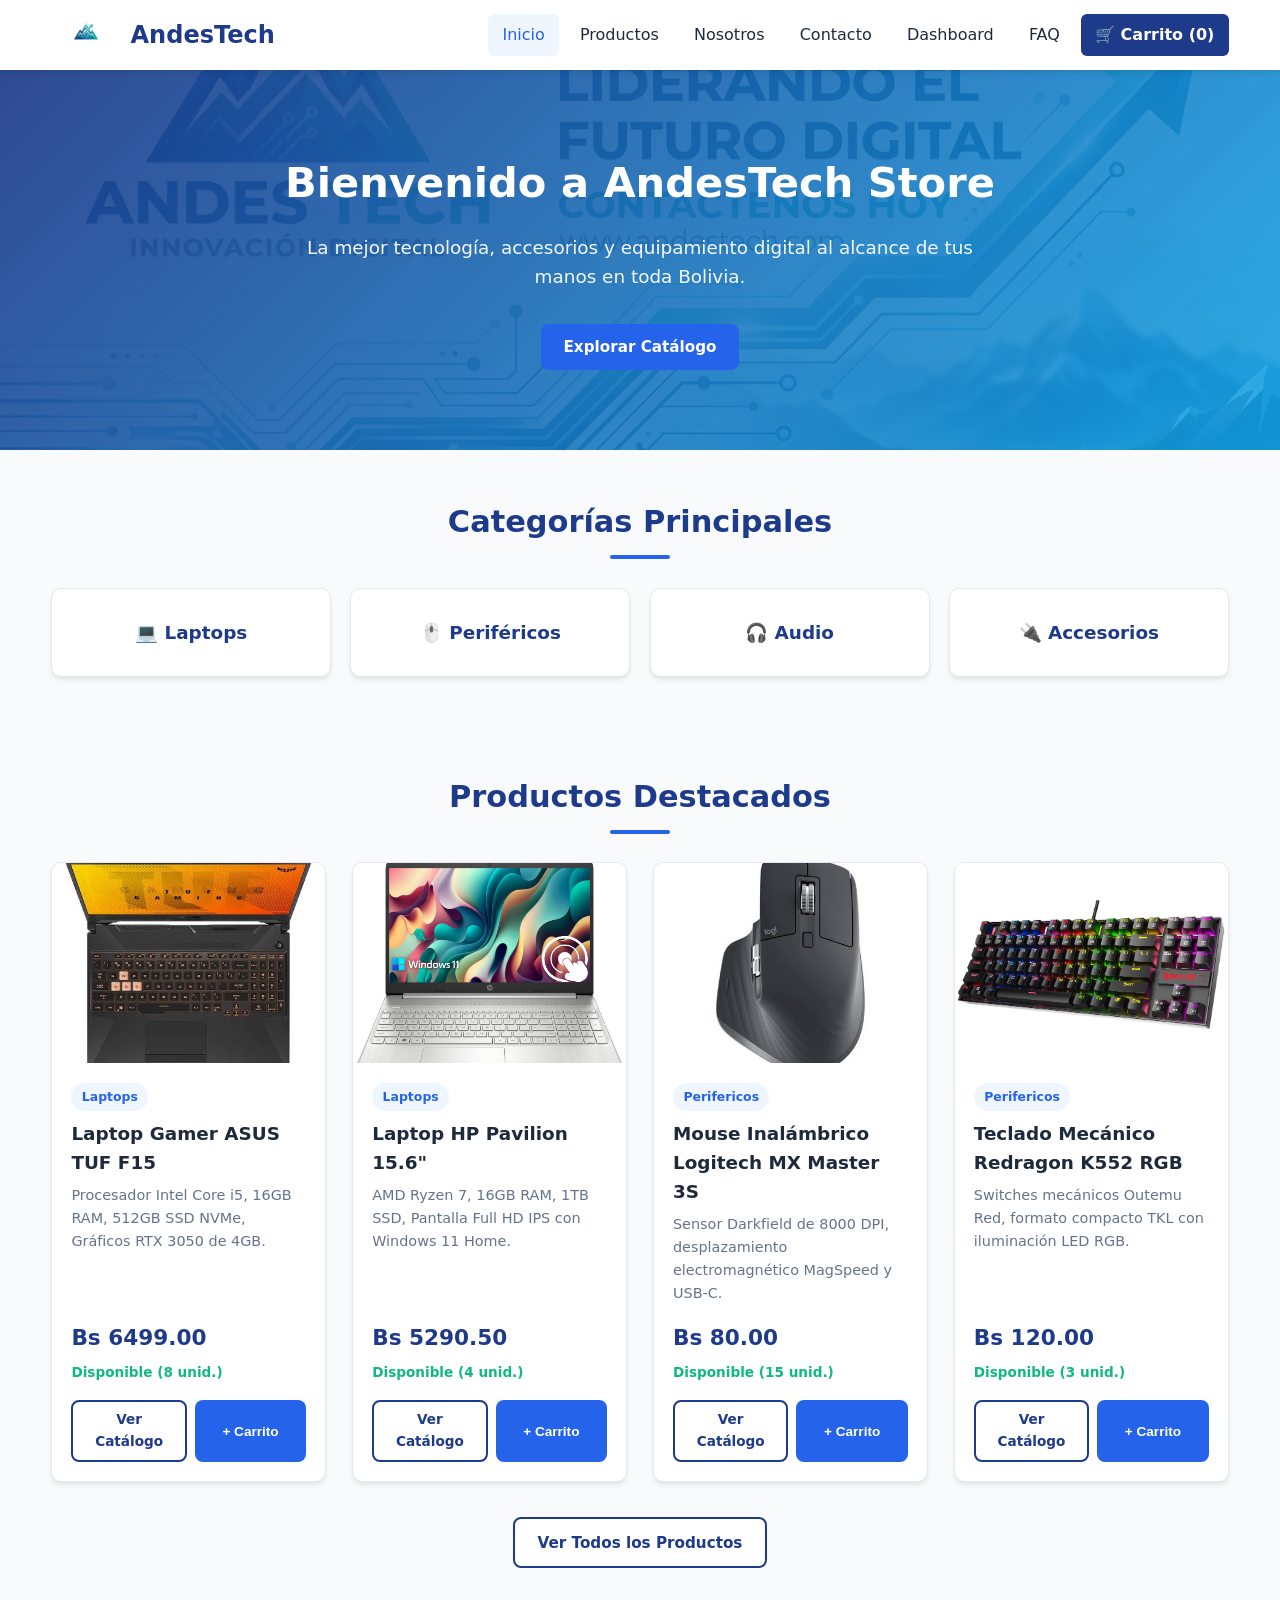
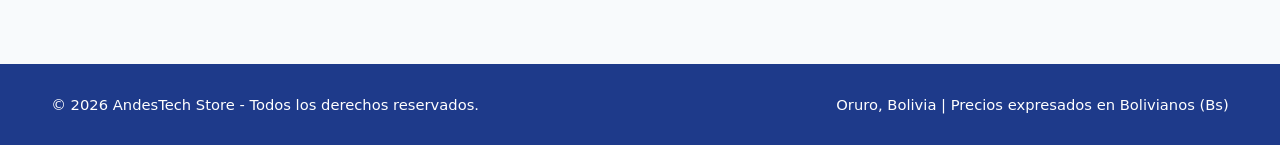
<file: index.html>
<!DOCTYPE html>
<html lang="es">
<head>
    <meta charset="UTF-8">
    <meta name="viewport" content="width=device-width, initial-scale=1.0">
    <title>Inicio | AndesTech Store</title>
    <link rel="stylesheet" href="css/estilos.css">
</head>
<body>
    <header class="header">
        <div class="container nav-container">
            <a href="index.html" class="logo">
                <img src="img/logo.png" alt="Logo AndesTech" onerror="this.style.display='none'">
                <span>AndesTech</span>
            </a>
            <nav class="nav-menu">
                <a href="index.html" class="active">Inicio</a>
                <a href="productos.html">Productos</a>
                <a href="nosotros.html">Nosotros</a>
                <a href="contacto.html">Contacto</a>
                <a href="dashboard.html">Dashboard</a>
                <a href="faq.html">FAQ</a>
                <a href="carrito.html" class="btn-carrito">🛒 Carrito (<span id="contador-carrito">0</span>)</a>
            </nav>
        </div>
    </header>

    <main>
        <!-- Banner Principal -->
        <section class="hero-banner">
            <div class="container hero-content">
                <h1>Bienvenido a AndesTech Store</h1>
                <p>La mejor tecnología, accesorios y equipamiento digital al alcance de tus manos en toda Bolivia.</p>
                <a href="productos.html" class="btn btn-primary">Explorar Catálogo</a>
            </div>
        </section>

        <!-- Categorías de Productos -->
        <section class="container seccion">
            <h2 class="titulo-seccion">Categorías Principales</h2>
            <div class="grid-categorias" id="contenedor-categorias">
                <a href="productos.html?categoria=Laptops" class="card-categoria">💻 Laptops</a>
                <a href="productos.html?categoria=Perifericos" class="card-categoria">🖱️ Periféricos</a>
                <a href="productos.html?categoria=Audio" class="card-categoria">🎧 Audio</a>
                <a href="productos.html?categoria=Accesorios" class="card-categoria">🔌 Accesorios</a>
            </div>
        </section>

        <!-- Productos Destacados (Se llenan desde JS) -->
        <section class="container seccion">
            <h2 class="titulo-seccion">Productos Destacados</h2>
            <div class="grid-productos" id="productos-destacados">
                <!-- Tarjetas generadas dinámicamente por app.js -->
            </div>
            <div class="centro-btn">
                <a href="productos.html" class="btn btn-secondary">Ver Todos los Productos</a>
            </div>
        </section>
    </main>

    <footer class="footer">
        <div class="container footer-content">
            <p>&copy; 2026 AndesTech Store - Todos los derechos reservados.</p>
            <p>Oruro, Bolivia | Precios expresados en Bolivianos (Bs)</p>
        </div>
    </footer>

    <script src="js/app.js"></script>
</body>
</html>
</file>
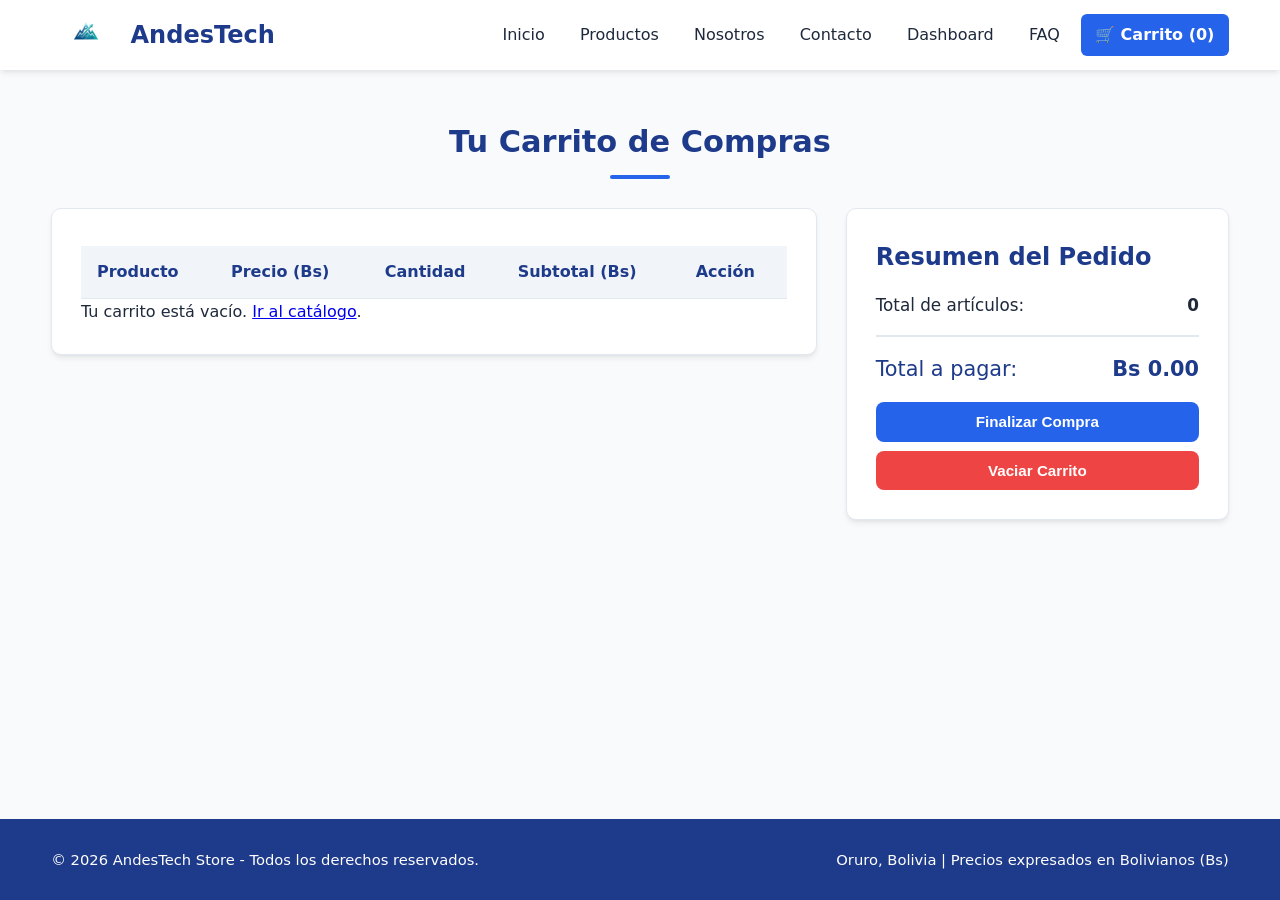
<file: carrito.html>
<!DOCTYPE html>
<html lang="es">
<head>
    <meta charset="UTF-8">
    <meta name="viewport" content="width=device-width, initial-scale=1.0">
    <title>Carrito de Compras | AndesTech Store</title>
    <link rel="stylesheet" href="css/estilos.css">
</head>
<body>
    <header class="header">
        <div class="container nav-container">
            <a href="index.html" class="logo">
                <img src="img/logo.png" alt="Logo AndesTech" onerror="this.style.display='none'">
                <span>AndesTech</span>
            </a>
            <nav class="nav-menu">
                <a href="index.html">Inicio</a>
                <a href="productos.html">Productos</a>
                <a href="nosotros.html">Nosotros</a>
                <a href="contacto.html">Contacto</a>
                <a href="dashboard.html">Dashboard</a>
                <a href="faq.html">FAQ</a>
                <a href="carrito.html" class="btn-carrito active">🛒 Carrito (<span id="contador-carrito">0</span>)</a>
            </nav>
        </div>
    </header>

    <main class="container seccion">
        <h1 class="titulo-seccion">Tu Carrito de Compras</h1>

        <div class="layout-carrito">
            <!-- Lista de Productos en el Carrito -->
            <section class="card-info">
                <div class="tabla-responsive">
                    <table class="tabla-dashboard">
                        <thead>
                            <tr>
                                <th>Producto</th>
                                <th>Precio (Bs)</th>
                                <th>Cantidad</th>
                                <th>Subtotal (Bs)</th>
                                <th>Acción</th>
                            </tr>
                        </thead>
                        <tbody id="lista-carrito">
                            <!-- Productos cargados desde localStorage por carrito.js -->
                        </tbody>
                    </table>
                </div>
                <p id="mensaje-carrito-vacio" class="oculto">Tu carrito está vacío. <a href="productos.html">Ir al catálogo</a>.</p>
            </section>

            <!-- Resumen de Compra -->
            <aside class="card-info resumen-carrito">
                <h2>Resumen del Pedido</h2>
                <div class="fila-resumen">
                    <span>Total de artículos:</span>
                    <strong id="resumen-cantidad">0</strong>
                </div>
                <div class="fila-resumen total-final">
                    <span>Total a pagar:</span>
                    <strong id="resumen-total">Bs 0.00</strong>
                </div>
                <button id="btn-finalizar-compra" class="btn btn-primary btn-block">Finalizar Compra</button>
                <button id="btn-vaciar-carrito" class="btn btn-danger btn-block">Vaciar Carrito</button>
            </aside>
        </div>
    </main>

    <footer class="footer">
        <div class="container footer-content">
            <p>&copy; 2026 AndesTech Store - Todos los derechos reservados.</p>
            <p>Oruro, Bolivia | Precios expresados en Bolivianos (Bs)</p>
        </div>
    </footer>

    <script src="js/app.js"></script>
    <script src="js/carrito.js"></script>
</body>
</html>
</file>
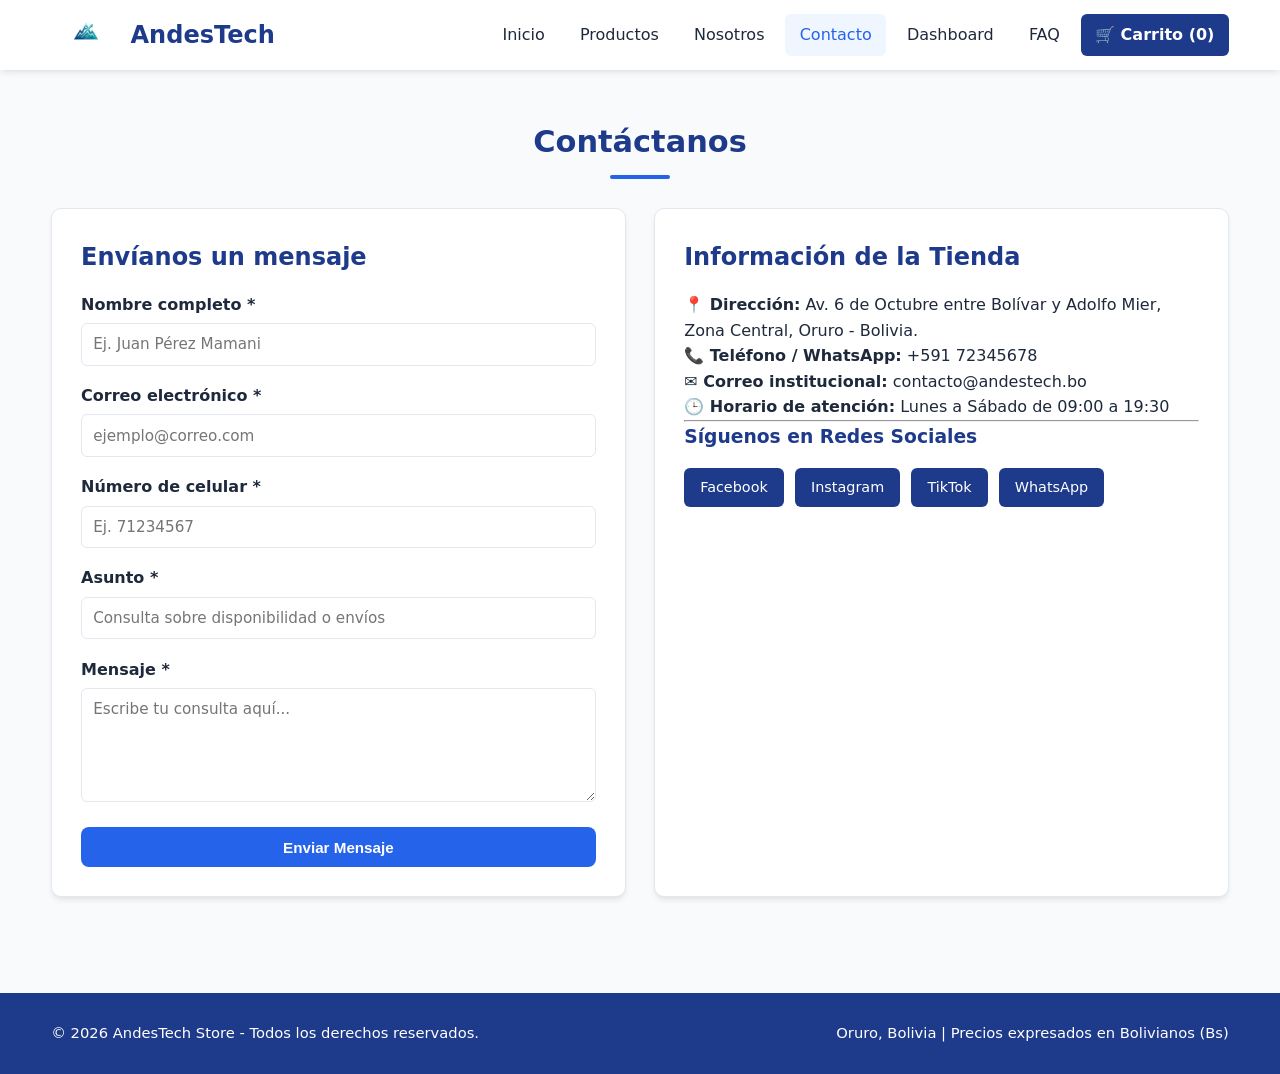
<file: contacto.html>
<!DOCTYPE html>
<html lang="es">
<head>
    <meta charset="UTF-8">
    <meta name="viewport" content="width=device-width, initial-scale=1.0">
    <title>Contacto | AndesTech Store</title>
    <link rel="stylesheet" href="css/estilos.css">
</head>
<body>
    <header class="header">
        <div class="container nav-container">
            <a href="index.html" class="logo">
                <img src="img/logo.png" alt="Logo AndesTech" onerror="this.style.display='none'">
                <span>AndesTech</span>
            </a>
            <nav class="nav-menu">
                <a href="index.html">Inicio</a>
                <a href="productos.html">Productos</a>
                <a href="nosotros.html">Nosotros</a>
                <a href="contacto.html" class="active">Contacto</a>
                <a href="dashboard.html">Dashboard</a>
                <a href="faq.html">FAQ</a>
                <a href="carrito.html" class="btn-carrito">🛒 Carrito (<span id="contador-carrito">0</span>)</a>
            </nav>
        </div>
    </header>

    <main class="container seccion">
        <h1 class="titulo-seccion">Contáctanos</h1>

        <div class="grid-dos-columnas">
            <!-- Formulario de Contacto -->
            <section class="card-info">
                <h2>Envíanos un mensaje</h2>
                <form id="form-contacto" novalidate>
                    <div class="form-grupo">
                        <label for="nombre">Nombre completo *</label>
                        <input type="text" id="nombre" name="nombre" placeholder="Ej. Juan Pérez Mamani" required>
                        <small class="error-msg" id="error-nombre"></small>
                    </div>

                    <div class="form-grupo">
                        <label for="correo">Correo electrónico *</label>
                        <input type="email" id="correo" name="correo" placeholder="ejemplo@correo.com" required>
                        <small class="error-msg" id="error-correo"></small>
                    </div>

                    <div class="form-grupo">
                        <label for="celular">Número de celular *</label>
                        <input type="tel" id="celular" name="celular" placeholder="Ej. 71234567" required>
                        <small class="error-msg" id="error-celular"></small>
                    </div>

                    <div class="form-grupo">
                        <label for="asunto">Asunto *</label>
                        <input type="text" id="asunto" name="asunto" placeholder="Consulta sobre disponibilidad o envíos" required>
                        <small class="error-msg" id="error-asunto"></small>
                    </div>

                    <div class="form-grupo">
                        <label for="mensaje">Mensaje *</label>
                        <textarea id="mensaje" name="mensaje" rows="5" placeholder="Escribe tu consulta aquí..." required></textarea>
                        <small class="error-msg" id="error-mensaje"></small>
                    </div>

                    <button type="submit" class="btn btn-primary btn-block">Enviar Mensaje</button>
                </form>

                <!-- Mensaje de Confirmación -->
                <div id="confirmacion-envio" class="alerta-exito oculto">
                    ✅ ¡Gracias por comunicarte con nosotros! Tu mensaje ha sido enviado correctamente. Te responderemos a la brevedad.
                </div>
            </section>

            <!-- Información de Contacto y Redes -->
            <section class="card-info">
                <h2>Información de la Tienda</h2>
                <p><strong>📍 Dirección:</strong> Av. 6 de Octubre entre Bolívar y Adolfo Mier, Zona Central, Oruro - Bolivia.</p>
                <p><strong>📞 Teléfono / WhatsApp:</strong> +591 72345678</p>
                <p><strong>✉️ Correo institucional:</strong> contacto@andestech.bo</p>
                <p><strong>🕒 Horario de atención:</strong> Lunes a Sábado de 09:00 a 19:30</p>

                <hr>
                <h3>Síguenos en Redes Sociales</h3>
                <div class="redes-sociales">
                    <a href="https://facebook.com" target="_blank" class="btn-red">Facebook</a>
                    <a href="https://instagram.com" target="_blank" class="btn-red">Instagram</a>
                    <a href="https://tiktok.com" target="_blank" class="btn-red">TikTok</a>
                    <a href="https://wa.me/59172345678" target="_blank" class="btn-red">WhatsApp</a>
                </div>
            </section>
        </div>
    </main>

    <footer class="footer">
        <div class="container footer-content">
            <p>&copy; 2026 AndesTech Store - Todos los derechos reservados.</p>
            <p>Oruro, Bolivia | Precios expresados en Bolivianos (Bs)</p>
        </div>
    </footer>

    <script src="js/app.js"></script>
    <script src="js/contacto.js"></script>
</body>
</html>
</file>
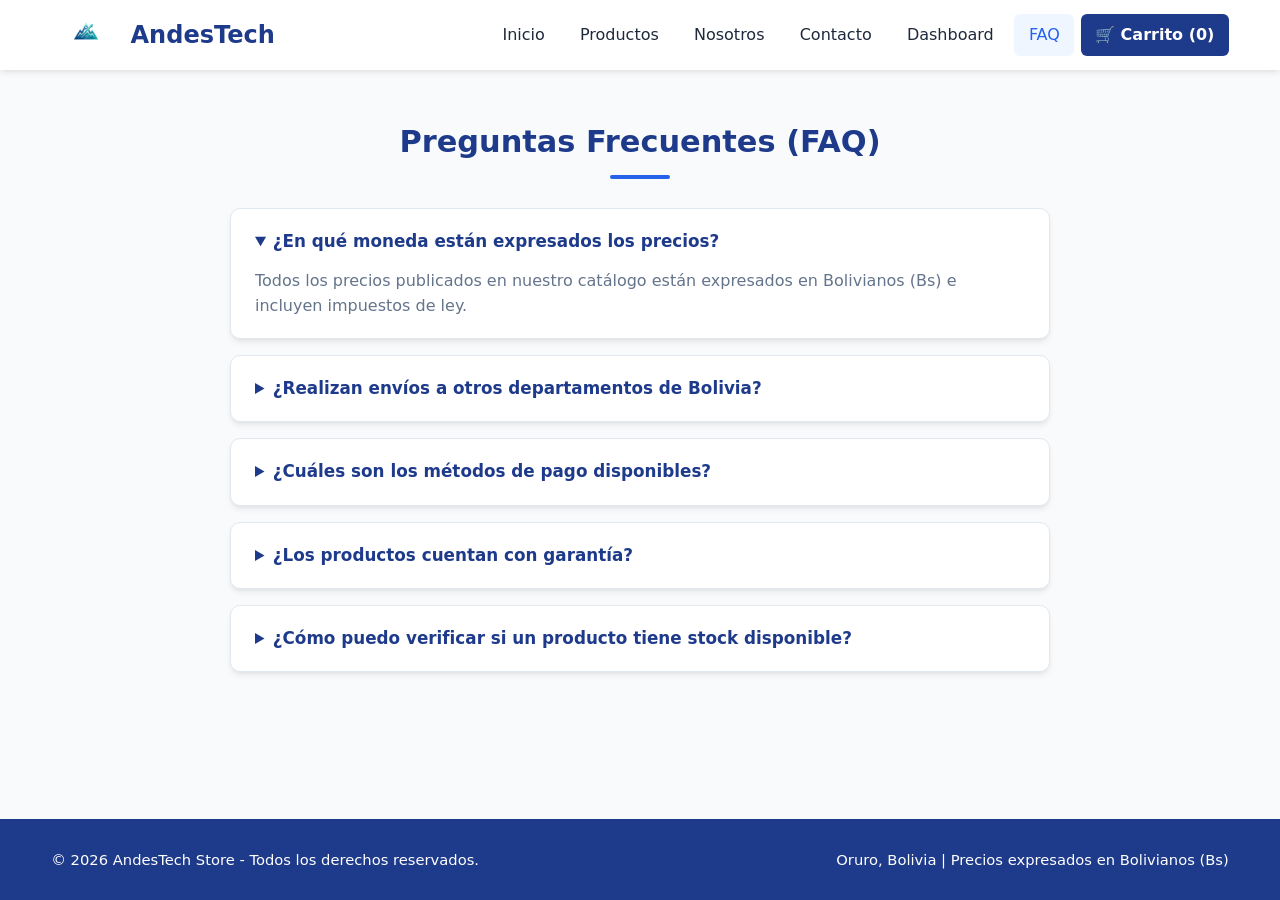
<file: faq.html>
<!DOCTYPE html>
<html lang="es">
<head>
    <meta charset="UTF-8">
    <meta name="viewport" content="width=device-width, initial-scale=1.0">
    <title>Preguntas Frecuentes | AndesTech Store</title>
    <link rel="stylesheet" href="css/estilos.css">
</head>
<body>
    <header class="header">
        <div class="container nav-container">
            <a href="index.html" class="logo">
                <img src="img/logo.png" alt="Logo AndesTech" onerror="this.style.display='none'">
                <span>AndesTech</span>
            </a>
            <nav class="nav-menu">
                <a href="index.html">Inicio</a>
                <a href="productos.html">Productos</a>
                <a href="nosotros.html">Nosotros</a>
                <a href="contacto.html">Contacto</a>
                <a href="dashboard.html">Dashboard</a>
                <a href="faq.html" class="active">FAQ</a>
                <a href="carrito.html" class="btn-carrito">🛒 Carrito (<span id="contador-carrito">0</span>)</a>
            </nav>
        </div>
    </header>

    <main class="container seccion">
        <h1 class="titulo-seccion">Preguntas Frecuentes (FAQ)</h1>

        <section class="contenedor-faq">
            <details class="item-faq" open>
                <summary>¿En qué moneda están expresados los precios?</summary>
                <p>Todos los precios publicados en nuestro catálogo están expresados en Bolivianos (Bs) e incluyen impuestos de ley.</p>
            </details>

            <details class="item-faq">
                <summary>¿Realizan envíos a otros departamentos de Bolivia?</summary>
                <p>Sí, realizamos envíos seguros a los 9 departamentos mediante courier autorizado y transporte terrestre con entrega en 24 a 48 horas hábiles.</p>
            </details>

            <details class="item-faq">
                <summary>¿Cuáles son los métodos de pago disponibles?</summary>
                <p>Aceptamos pagos mediante transferencia bancaria, código QR simple (Banco Unión, BNB, Mercantil Santa Cruz, Yape/Solí) y pago en efectivo en nuestra tienda física.</p>
            </details>

            <details class="item-faq">
                <summary>¿Los productos cuentan con garantía?</summary>
                <p>Todos nuestros equipos y accesorios cuentan con garantía real de 6 a 12 meses contra defectos de fábrica, respaldada con factura o nota de venta.</p>
            </details>

            <details class="item-faq">
                <summary>¿Cómo puedo verificar si un producto tiene stock disponible?</summary>
                <p>En la sección de <strong>Productos</strong> cada tarjeta indica la cantidad exacta de unidades disponibles en tiempo real, y puedes filtrar directamente por "Solo Disponibles".</p>
            </details>
        </section>
    </main>

    <footer class="footer">
        <div class="container footer-content">
            <p>&copy; 2026 AndesTech Store - Todos los derechos reservados.</p>
            <p>Oruro, Bolivia | Precios expresados en Bolivianos (Bs)</p>
        </div>
    </footer>

    <script src="js/app.js"></script>
</body>
</html>
</file>
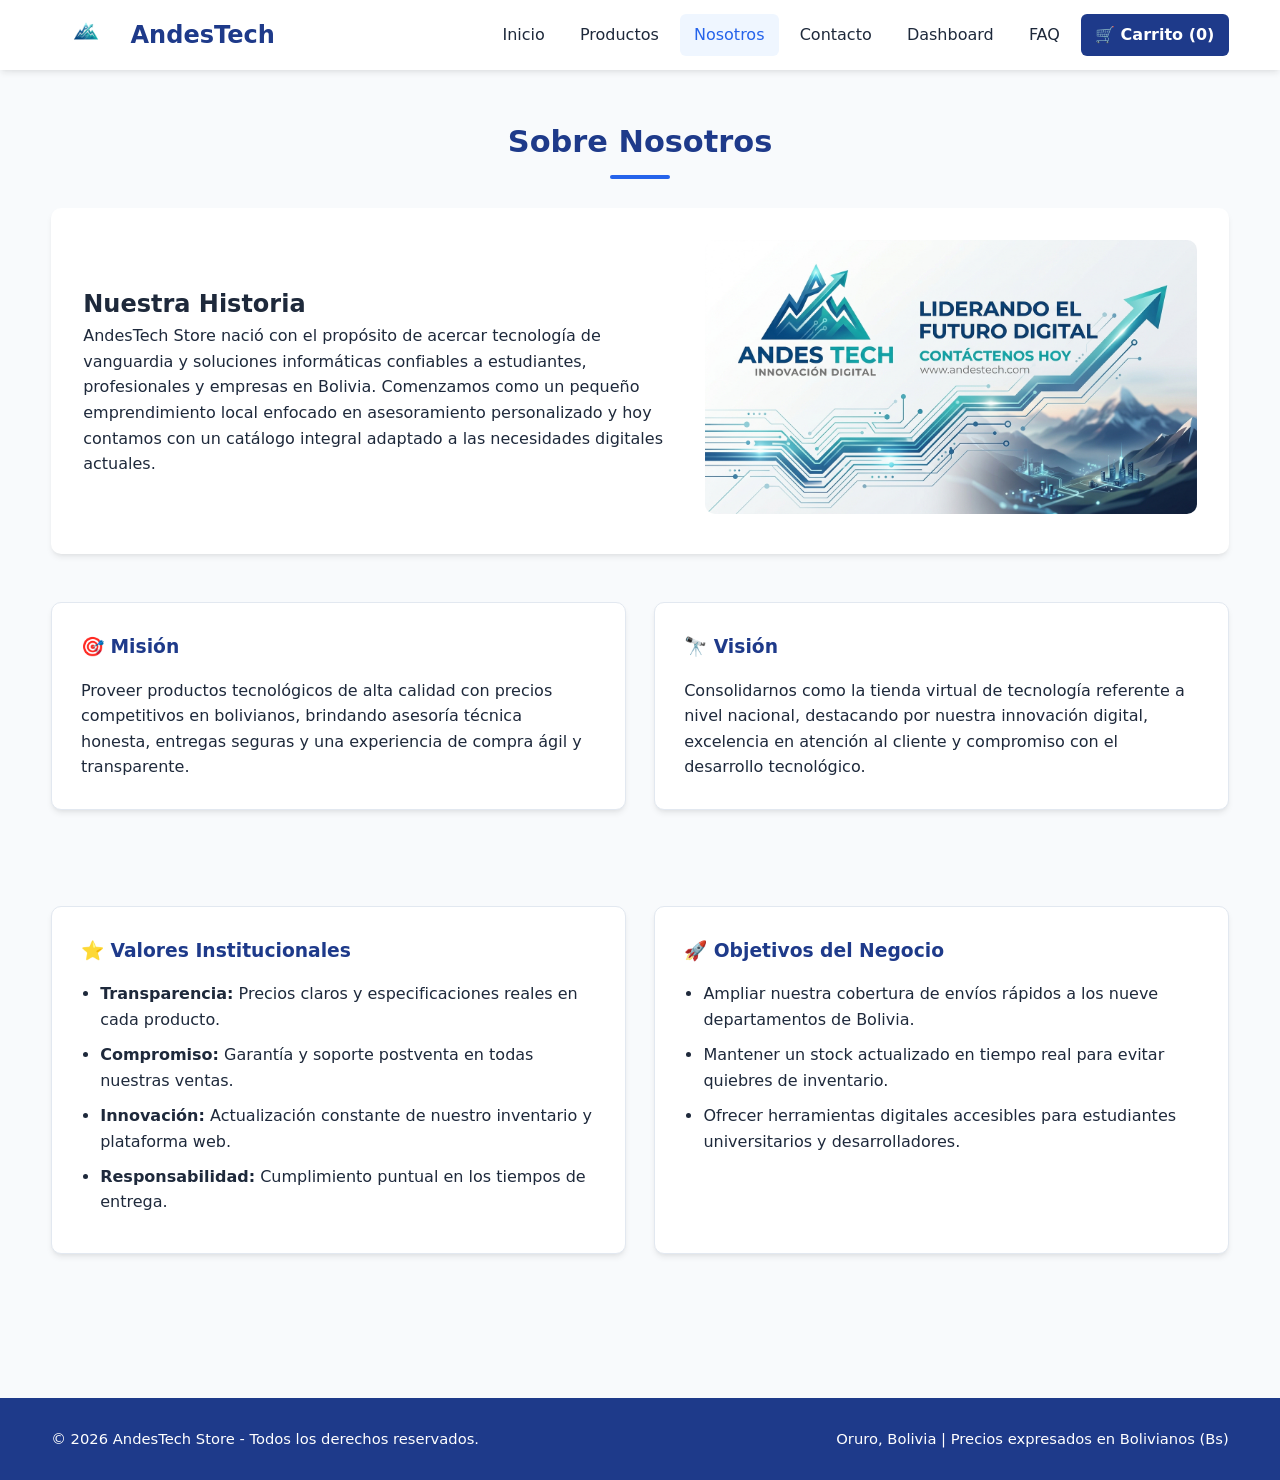
<file: nosotros.html>
<!DOCTYPE html>
<html lang="es">
<head>
    <meta charset="UTF-8">
    <meta name="viewport" content="width=device-width, initial-scale=1.0">
    <title>Nosotros | AndesTech Store</title>
    <link rel="stylesheet" href="css/estilos.css">
</head>
<body>
    <header class="header">
        <div class="container nav-container">
            <a href="index.html" class="logo">
                <img src="img/logo.png" alt="Logo AndesTech" onerror="this.style.display='none'">
                <span>AndesTech</span>
            </a>
            <nav class="nav-menu">
                <a href="index.html">Inicio</a>
                <a href="productos.html">Productos</a>
                <a href="nosotros.html" class="active">Nosotros</a>
                <a href="contacto.html">Contacto</a>
                <a href="dashboard.html">Dashboard</a>
                <a href="faq.html">FAQ</a>
                <a href="carrito.html" class="btn-carrito">🛒 Carrito (<span id="contador-carrito">0</span>)</a>
            </nav>
        </div>
    </header>

    <main class="container seccion">
        <h1 class="titulo-seccion">Sobre Nosotros</h1>

        <!-- Historia e Imagen Representativa -->
        <section class="nosotros-intro">
            <div class="nosotros-texto">
                <h2>Nuestra Historia</h2>
                <p>AndesTech Store nació con el propósito de acercar tecnología de vanguardia y soluciones informáticas confiables a estudiantes, profesionales y empresas en Bolivia. Comenzamos como un pequeño emprendimiento local enfocado en asesoramiento personalizado y hoy contamos con un catálogo integral adaptado a las necesidades digitales actuales.</p>
            </div>
            <div class="nosotros-imagen">
                <img src="img/banner.jpg" alt="Equipo y tienda AndesTech Store">
            </div>
        </section>

        <!-- Misión y Visión -->
        <section class="grid-dos-columnas seccion">
            <div class="card-info">
                <h3>🎯 Misión</h3>
                <p>Proveer productos tecnológicos de alta calidad con precios competitivos en bolivianos, brindando asesoría técnica honesta, entregas seguras y una experiencia de compra ágil y transparente.</p>
            </div>
            <div class="card-info">
                <h3>🔭 Visión</h3>
                <p>Consolidarnos como la tienda virtual de tecnología referente a nivel nacional, destacando por nuestra innovación digital, excelencia en atención al cliente y compromiso con el desarrollo tecnológico.</p>
            </div>
        </section>

        <!-- Valores y Objetivos -->
        <section class="grid-dos-columnas seccion">
            <div class="card-info">
                <h3>⭐ Valores Institucionales</h3>
                <ul>
                    <li><strong>Transparencia:</strong> Precios claros y especificaciones reales en cada producto.</li>
                    <li><strong>Compromiso:</strong> Garantía y soporte postventa en todas nuestras ventas.</li>
                    <li><strong>Innovación:</strong> Actualización constante de nuestro inventario y plataforma web.</li>
                    <li><strong>Responsabilidad:</strong> Cumplimiento puntual en los tiempos de entrega.</li>
                </ul>
            </div>
            <div class="card-info">
                <h3>🚀 Objetivos del Negocio</h3>
                <ul>
                    <li>Ampliar nuestra cobertura de envíos rápidos a los nueve departamentos de Bolivia.</li>
                    <li>Mantener un stock actualizado en tiempo real para evitar quiebres de inventario.</li>
                    <li>Ofrecer herramientas digitales accesibles para estudiantes universitarios y desarrolladores.</li>
                </ul>
            </div>
        </section>
    </main>

    <footer class="footer">
        <div class="container footer-content">
            <p>&copy; 2026 AndesTech Store - Todos los derechos reservados.</p>
            <p>Oruro, Bolivia | Precios expresados en Bolivianos (Bs)</p>
        </div>
    </footer>

    <script src="js/app.js"></script>
</body>
</html>
</file>
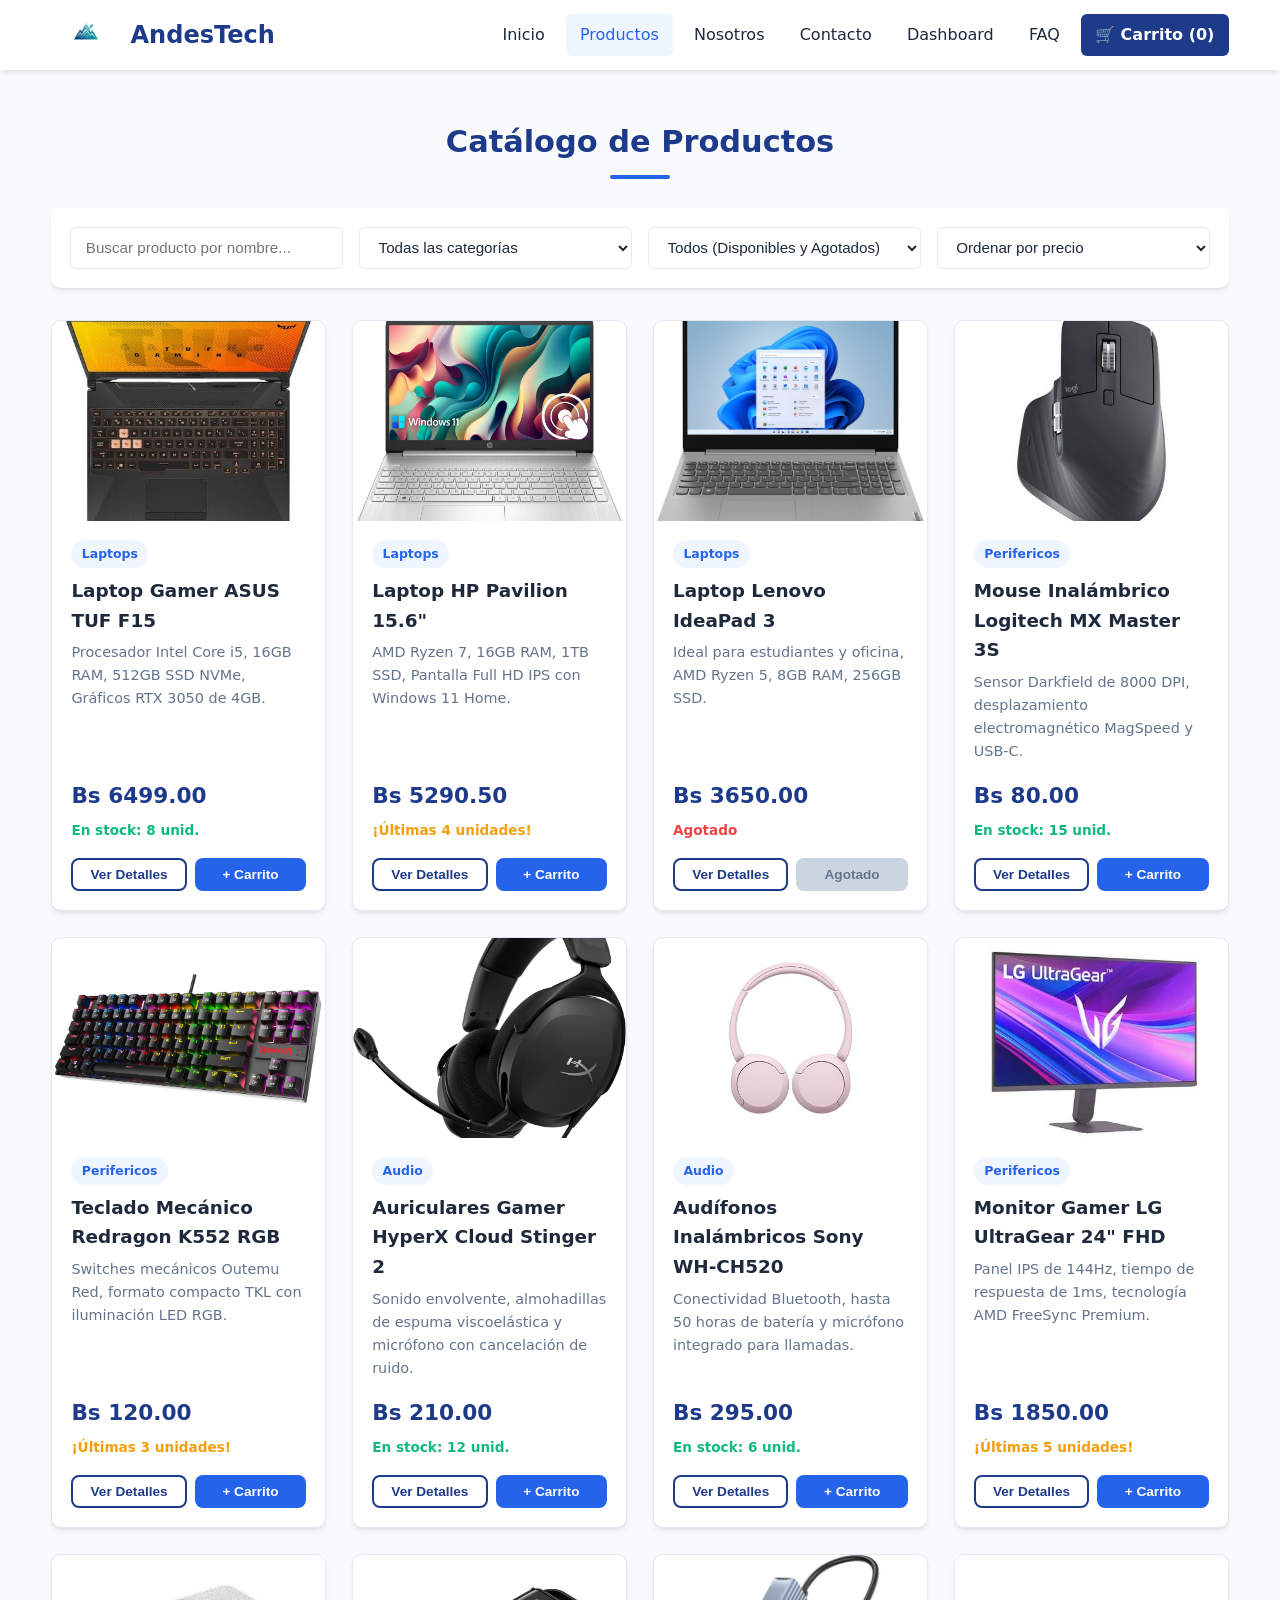
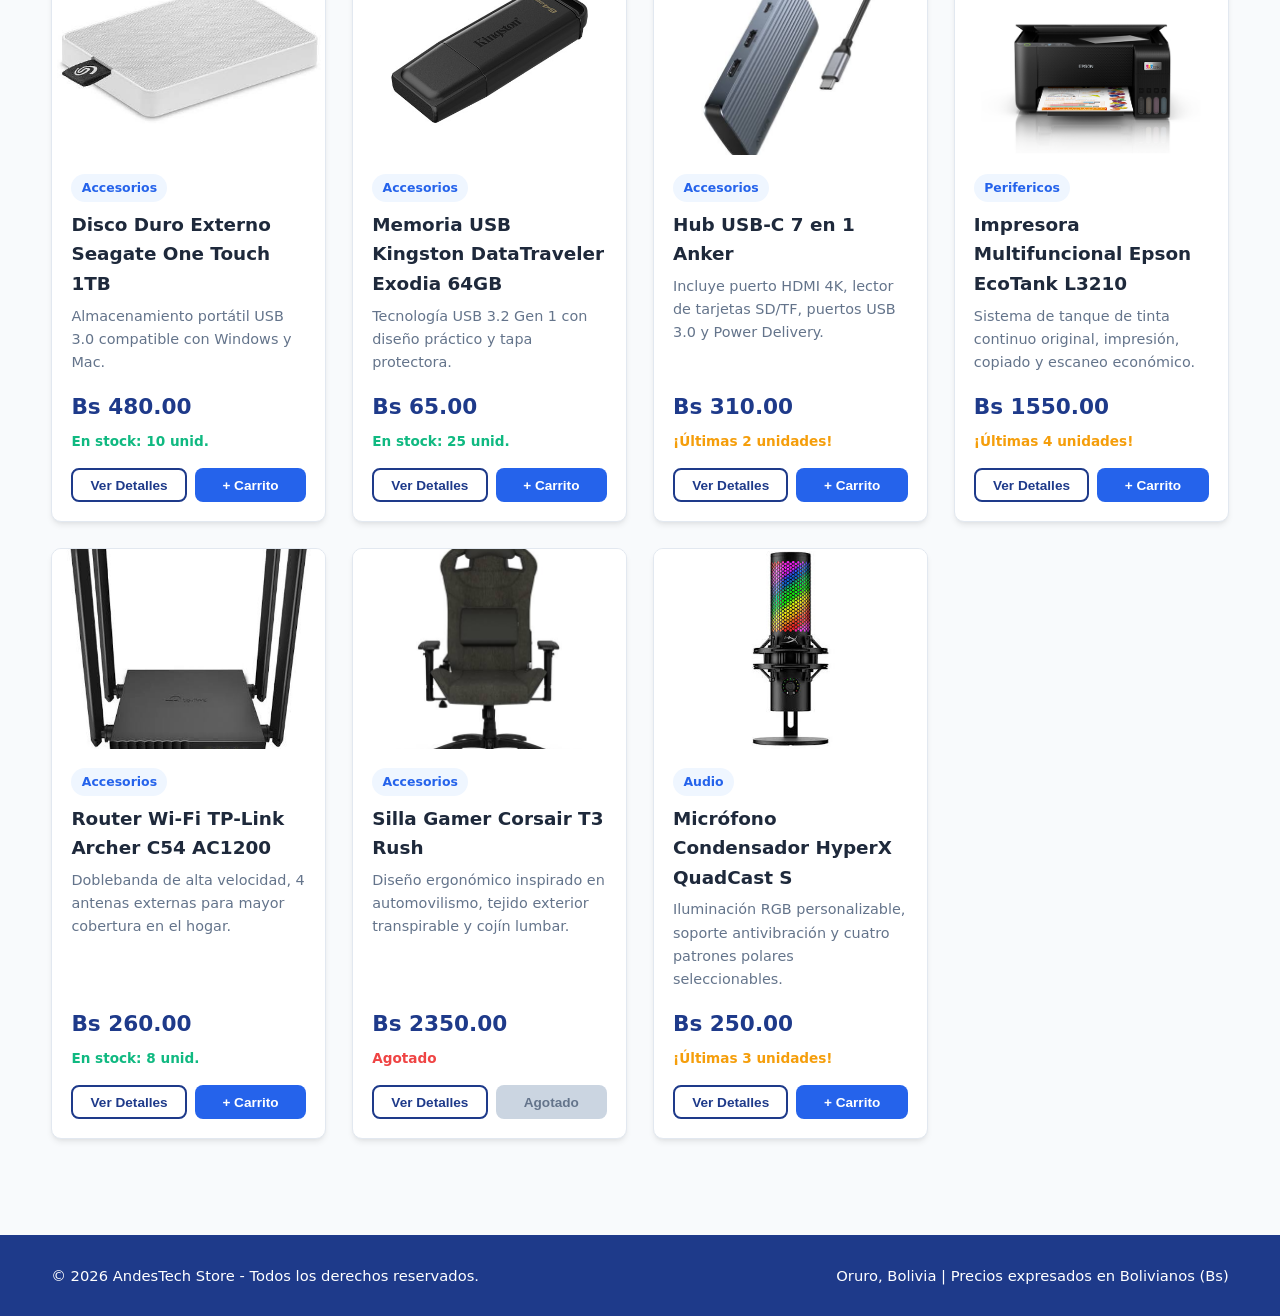
<file: productos.html>
<!DOCTYPE html>
<html lang="es">
<head>
    <meta charset="UTF-8">
    <meta name="viewport" content="width=device-width, initial-scale=1.0">
    <title>Productos | AndesTech Store</title>
    <link rel="stylesheet" href="css/estilos.css">
</head>
<body>
    <header class="header">
        <div class="container nav-container">
            <a href="index.html" class="logo">
                <img src="img/logo.png" alt="Logo AndesTech" onerror="this.style.display='none'">
                <span>AndesTech</span>
            </a>
            <nav class="nav-menu">
                <a href="index.html">Inicio</a>
                <a href="productos.html" class="active">Productos</a>
                <a href="nosotros.html">Nosotros</a>
                <a href="contacto.html">Contacto</a>
                <a href="dashboard.html">Dashboard</a>
                <a href="faq.html">FAQ</a>
                <a href="carrito.html" class="btn-carrito">🛒 Carrito (<span id="contador-carrito">0</span>)</a>
            </nav>
        </div>
    </header>

    <main class="container seccion">
        <h1 class="titulo-seccion">Catálogo de Productos</h1>

        <!-- Panel de Filtros y Búsqueda -->
        <section class="panel-filtros">
            <input type="text" id="buscador" placeholder="Buscar producto por nombre..." class="input-control">
            
            <select id="filtro-categoria" class="input-control">
                <option value="todas">Todas las categorías</option>
                <!-- Opciones cargadas dinámicamente desde productos.json -->
            </select>

            <select id="filtro-stock" class="input-control">
                <option value="todos">Todos (Disponibles y Agotados)</option>
                <option value="disponible">Solo Disponibles</option>
                <option value="agotado">Agotados</option>
            </select>

            <select id="orden-precio" class="input-control">
                <option value="defecto">Ordenar por precio</option>
                <option value="asc">Menor a mayor precio (Bs)</option>
                <option value="desc">Mayor a menor precio (Bs)</option>
            </select>
        </section>

        <!-- Grid de Tarjetas de Productos -->
        <section class="grid-productos" id="catalogo-productos">
            <!-- Tarjetas generadas dinámicamente por productos.js -->
        </section>
    </main>

    <!-- Modal para Ver Detalles del Producto -->
    <div id="modal-detalle" class="modal oculto">
        <div class="modal-contenido">
            <span class="cerrar-modal" id="cerrar-modal">&times;</span>
            <div id="contenido-modal-detalle">
                <!-- Detalles del producto inyectados por JS -->
            </div>
        </div>
    </div>

    <footer class="footer">
        <div class="container footer-content">
            <p>&copy; 2026 AndesTech Store - Todos los derechos reservados.</p>
            <p>Oruro, Bolivia | Precios expresados en Bolivianos (Bs)</p>
        </div>
    </footer>

    <script src="js/app.js"></script>
    <script src="js/productos.js"></script>
</body>
</html>
</file>
<file: css/estilos.css>
/* =========================================
   VARIABLES Y CONFIGURACIÓN GLOBAL
   ========================================= */
:root {
    --color-primario: #1e3a8a;       /* Azul corporativo profundo */
    --color-secundario: #2563eb;     /* Azul brillante para acciones */
    --color-acento: #0ea5e9;         /* Celeste tecnológico */
    --color-fondo: #f8fafc;          /* Gris muy claro para el fondo */
    --color-blanco: #ffffff;
    --color-texto: #1e293b;
    --color-texto-suave: #64748b;
    --color-borde: #e2e8f0;
    --color-exito: #10b981;
    --color-alerta: #f59e0b;
    --color-peligro: #ef4444;
    --sombra-suave: 0 4px 6px -1px rgba(0, 0, 0, 0.08), 0 2px 4px -2px rgba(0, 0, 0, 0.05);
    --sombra-hover: 0 12px 20px -5px rgba(0, 0, 0, 0.15);
    --radio: 10px;
    --transicion: all 0.25s ease;
}

* {
    margin: 0;
    padding: 0;
    box-sizing: border-box;
}

body {
    font-family: 'Segoe UI', system-ui, -apple-system, Roboto, sans-serif;
    background-color: var(--color-fondo);
    color: var(--color-texto);
    line-height: 1.6;
    display: flex;
    flex-direction: column;
    min-height: 100vh;
}

main {
    flex: 1;
}

.container {
    width: 92%;
    max-width: 1200px;
    margin: 0 auto;
}

.seccion {
    padding: 3rem 0;
}

.titulo-seccion {
    font-size: 1.9rem;
    color: var(--color-primario);
    margin-bottom: 1.8rem;
    text-align: center;
    position: relative;
}

.titulo-seccion::after {
    content: '';
    display: block;
    width: 60px;
    height: 4px;
    background: var(--color-secundario);
    margin: 0.5rem auto 0;
    border-radius: 2px;
}

.oculto {
    display: none !important;
}

/* =========================================
   HEADER Y NAVEGACIÓN
   ========================================= */
.header {
    background-color: var(--color-blanco);
    box-shadow: var(--sombra-suave);
    position: sticky;
    top: 0;
    z-index: 100;
}

.nav-container {
    display: flex;
    justify-content: space-between;
    align-items: center;
    padding: 0.9rem 0;
    flex-wrap: wrap;
    gap: 1rem;
}

.logo {
    display: flex;
    align-items: center;
    gap: 0.6rem;
    text-decoration: none;
    font-size: 1.5rem;
    font-weight: 800;
    color: var(--color-primario);
}

.logo img {
    height: 38px;
    width: auto;
}

.nav-menu {
    display: flex;
    align-items: center;
    gap: 0.4rem;
    flex-wrap: wrap;
}

.nav-menu a {
    text-decoration: none;
    color: var(--color-texto);
    font-weight: 500;
    padding: 0.5rem 0.9rem;
    border-radius: 6px;
    transition: var(--transicion);
}

.nav-menu a:hover,
.nav-menu a.active {
    background-color: #eff6ff;
    color: var(--color-secundario);
}

.nav-menu .btn-carrito {
    background-color: var(--color-primario);
    color: var(--color-blanco);
    font-weight: 600;
}

.nav-menu .btn-carrito:hover,
.nav-menu .btn-carrito.active {
    background-color: var(--color-secundario);
    color: var(--color-blanco);
}

/* =========================================
   BOTONES INTERACTIVOS
   ========================================= */
.btn {
    display: inline-block;
    padding: 0.7rem 1.4rem;
    border-radius: 8px;
    font-weight: 600;
    text-decoration: none;
    border: none;
    cursor: pointer;
    font-size: 0.95rem;
    text-align: center;
    transition: var(--transicion);
}

.btn-primary {
    background-color: var(--color-secundario);
    color: var(--color-blanco);
}

.btn-primary:hover {
    background-color: var(--color-primario);
    transform: translateY(-2px);
}

.btn-secondary {
    background-color: var(--color-blanco);
    color: var(--color-primario);
    border: 2px solid var(--color-primario);
}

.btn-secondary:hover {
    background-color: var(--color-primario);
    color: var(--color-blanco);
}

.btn-danger {
    background-color: var(--color-peligro);
    color: var(--color-blanco);
    margin-top: 0.6rem;
}

.btn-danger:hover {
    background-color: #dc2626;
}

.btn-sm {
    padding: 0.45rem 0.85rem;
    font-size: 0.85rem;
}

.btn-block {
    width: 100%;
    display: block;
}

.btn:disabled {
    background-color: #cbd5e1;
    color: #64748b;
    cursor: not-allowed;
    transform: none;
}

.centro-btn {
    text-align: center;
    margin-top: 2.2rem;
}

/* =========================================
   BANNER PRINCIPAL Y CATEGORÍAS (INDEX)
   ========================================= */
.hero-banner {
    background: linear-gradient(135deg, rgba(30, 58, 138, 0.92), rgba(14, 165, 233, 0.85)),
                url('../img/banner.jpg') center/cover no-repeat;
    color: var(--color-blanco);
    padding: 5rem 0;
    text-align: center;
}

.hero-content h1 {
    font-size: 2.6rem;
    margin-bottom: 1rem;
}

.hero-content p {
    font-size: 1.15rem;
    max-width: 680px;
    margin: 0 auto 2rem;
    opacity: 0.95;
}

.grid-categorias {
    display: grid;
    grid-template-columns: repeat(auto-fit, minmax(210px, 1fr));
    gap: 1.2rem;
}

.card-categoria {
    background: var(--color-blanco);
    padding: 1.8rem 1rem;
    border-radius: var(--radio);
    text-align: center;
    text-decoration: none;
    color: var(--color-primario);
    font-weight: 700;
    font-size: 1.15rem;
    box-shadow: var(--sombra-suave);
    border: 1px solid var(--color-borde);
    transition: var(--transicion);
}

.card-categoria:hover {
    transform: translateY(-5px);
    box-shadow: var(--sombra-hover);
    border-color: var(--color-secundario);
    color: var(--color-secundario);
}

/* =========================================
   CATÁLOGO Y TARJETAS DE PRODUCTOS
   ========================================= */
.panel-filtros {
    display: grid;
    grid-template-columns: repeat(auto-fit, minmax(200px, 1fr));
    gap: 1rem;
    background: var(--color-blanco);
    padding: 1.2rem;
    border-radius: var(--radio);
    box-shadow: var(--sombra-suave);
    margin-bottom: 2rem;
}

.input-control {
    width: 100%;
    padding: 0.65rem 0.9rem;
    border: 1px solid var(--color-borde);
    border-radius: 6px;
    font-size: 0.95rem;
    color: var(--color-texto);
    background-color: var(--color-blanco);
}

.input-control:focus {
    outline: none;
    border-color: var(--color-secundario);
}

.grid-productos {
    display: grid;
    grid-template-columns: repeat(auto-fill, minmax(265px, 1fr));
    gap: 1.6rem;
}

.card-producto {
    background: var(--color-blanco);
    border-radius: var(--radio);
    overflow: hidden;
    box-shadow: var(--sombra-suave);
    border: 1px solid var(--color-borde);
    display: flex;
    flex-direction: column;
    transition: var(--transicion);
}

.card-producto:hover {
    transform: translateY(-6px);
    box-shadow: var(--sombra-hover);
}

.card-producto img {
    width: 100%;
    height: 200px;
    object-fit: cover;
    background-color: #f1f5f9;
}

.card-body {
    padding: 1.2rem;
    display: flex;
    flex-direction: column;
    flex: 1;
}

.badge-categoria {
    align-self: flex-start;
    background-color: #eff6ff;
    color: var(--color-secundario);
    font-size: 0.78rem;
    font-weight: 700;
    padding: 0.25rem 0.65rem;
    border-radius: 20px;
    margin-bottom: 0.5rem;
}

.card-body h3 {
    font-size: 1.15rem;
    margin-bottom: 0.4rem;
    color: var(--color-texto);
}

.card-desc {
    font-size: 0.9rem;
    color: var(--color-texto-suave);
    margin-bottom: 1rem;
    flex: 1;
}

.card-precio {
    font-size: 1.35rem;
    font-weight: 800;
    color: var(--color-primario);
    margin-bottom: 0.4rem;
}

.card-stock {
    font-size: 0.85rem;
    font-weight: 600;
    margin-bottom: 1rem;
}

.stock-disponible {
    color: var(--color-exito);
}

.stock-bajo {
    color: var(--color-alerta);
}

.stock-agotado {
    color: var(--color-peligro);
}

.card-acciones {
    display: flex;
    gap: 0.5rem;
}

.card-acciones .btn {
    flex: 1;
}

/* =========================================
   MODAL DE DETALLE DE PRODUCTO
   ========================================= */
.modal {
    position: fixed;
    inset: 0;
    background: rgba(15, 23, 42, 0.65);
    display: flex;
    justify-content: center;
    align-items: center;
    z-index: 1000;
    padding: 1rem;
}

.modal-contenido {
    background: var(--color-blanco);
    border-radius: var(--radio);
    max-width: 650px;
    width: 100%;
    padding: 2rem;
    position: relative;
    box-shadow: var(--sombra-hover);
}

.cerrar-modal {
    position: absolute;
    top: 1rem;
    right: 1.2rem;
    font-size: 1.8rem;
    cursor: pointer;
    color: var(--color-texto-suave);
}

.cerrar-modal:hover {
    color: var(--color-peligro);
}

.detalle-grid {
    display: grid;
    grid-template-columns: 1fr 1.2fr;
    gap: 1.5rem;
    align-items: center;
}

.detalle-grid img {
    width: 100%;
    border-radius: 8px;
}

/* =========================================
   SECCIONES GENERALES (NOSOTROS, CONTACTO)
   ========================================= */
.grid-dos-columnas {
    display: grid;
    grid-template-columns: repeat(auto-fit, minmax(320px, 1fr));
    gap: 1.8rem;
}

.card-info {
    background: var(--color-blanco);
    padding: 1.8rem;
    border-radius: var(--radio);
    box-shadow: var(--sombra-suave);
    border: 1px solid var(--color-borde);
}

.card-info h2,
.card-info h3 {
    color: var(--color-primario);
    margin-bottom: 1rem;
}

.card-info ul {
    padding-left: 1.2rem;
}

.card-info li {
    margin-bottom: 0.6rem;
}

.nosotros-intro {
    display: grid;
    grid-template-columns: 1.2fr 1fr;
    gap: 2rem;
    align-items: center;
    background: var(--color-blanco);
    padding: 2rem;
    border-radius: var(--radio);
    box-shadow: var(--sombra-suave);
}

.nosotros-imagen img {
    width: 100%;
    border-radius: var(--radio);
    object-fit: cover;
}

/* Formulario de Contacto */
.form-grupo {
    margin-bottom: 1.1rem;
}

.form-grupo label {
    display: block;
    font-weight: 600;
    margin-bottom: 0.35rem;
}

.form-grupo input,
.form-grupo textarea {
    width: 100%;
    padding: 0.7rem;
    border: 1px solid var(--color-borde);
    border-radius: 6px;
    font-family: inherit;
    font-size: 0.95rem;
}

.form-grupo input:focus,
.form-grupo textarea:focus {
    outline: none;
    border-color: var(--color-secundario);
}

.error-msg {
    color: var(--color-peligro);
    font-size: 0.82rem;
    display: block;
    margin-top: 0.25rem;
}

.alerta-exito {
    margin-top: 1.2rem;
    padding: 1rem;
    background-color: #dcfce7;
    color: #166534;
    border: 1px solid #86efac;
    border-radius: 8px;
    font-weight: 600;
}

.redes-sociales {
    display: flex;
    gap: 0.7rem;
    flex-wrap: wrap;
    margin-top: 1rem;
}

.btn-red {
    padding: 0.5rem 1rem;
    background-color: var(--color-primario);
    color: var(--color-blanco);
    text-decoration: none;
    border-radius: 6px;
    font-size: 0.9rem;
    transition: var(--transicion);
}

.btn-red:hover {
    background-color: var(--color-secundario);
}

/* =========================================
   DASHBOARD Y TABLAS
   ========================================= */
.dashboard-header {
    display: flex;
    justify-content: space-between;
    align-items: center;
    flex-wrap: wrap;
    gap: 1rem;
    margin-bottom: 2rem;
}

.dashboard-header h1 {
    color: var(--color-primario);
}

.fecha-actualizacion {
    background: var(--color-blanco);
    padding: 0.5rem 1rem;
    border-radius: 20px;
    font-size: 0.9rem;
    border: 1px solid var(--color-borde);
}

.grid-kpis {
    display: grid;
    grid-template-columns: repeat(auto-fit, minmax(180px, 1fr));
    gap: 1.2rem;
}

.card-kpi {
    background: var(--color-blanco);
    padding: 1.4rem;
    border-radius: var(--radio);
    box-shadow: var(--sombra-suave);
    border-left: 5px solid var(--color-secundario);
    display: flex;
    flex-direction: column;
    gap: 0.4rem;
}

.card-kpi.kpi-ok { border-left-color: var(--color-exito); }
.card-kpi.kpi-alerta { border-left-color: var(--color-alerta); }
.card-kpi.kpi-peligro { border-left-color: var(--color-peligro); }

.kpi-titulo {
    font-size: 0.88rem;
    color: var(--color-texto-suave);
    font-weight: 600;
}

.kpi-valor {
    font-size: 1.65rem;
    color: var(--color-texto);
}

.contenedor-grafico {
    position: relative;
    height: 290px;
    width: 100%;
}

.tabla-responsive {
    overflow-x: auto;
}

.tabla-dashboard {
    width: 100%;
    border-collapse: collapse;
    margin-top: 0.5rem;
}

.tabla-dashboard th,
.tabla-dashboard td {
    padding: 0.85rem 1rem;
    text-align: left;
    border-bottom: 1px solid var(--color-borde);
}

.tabla-dashboard th {
    background-color: #f1f5f9;
    color: var(--color-primario);
    font-weight: 700;
}

.tabla-dashboard tr:hover {
    background-color: #f8fafc;
}

/* =========================================
   CARRITO Y FAQ
   ========================================= */
.layout-carrito {
    display: grid;
    grid-template-columns: 2fr 1fr;
    gap: 1.8rem;
    align-items: start;
}

.fila-resumen {
    display: flex;
    justify-content: space-between;
    margin-bottom: 1rem;
    font-size: 1.05rem;
}

.total-final {
    border-top: 2px solid var(--color-borde);
    padding-top: 1rem;
    font-size: 1.3rem;
    color: var(--color-primario);
}

.contenedor-faq {
    max-width: 820px;
    margin: 0 auto;
    display: flex;
    flex-direction: column;
    gap: 1rem;
}

.item-faq {
    background: var(--color-blanco);
    border-radius: var(--radio);
    padding: 1.2rem 1.5rem;
    box-shadow: var(--sombra-suave);
    border: 1px solid var(--color-borde);
}

.item-faq summary {
    font-weight: 700;
    font-size: 1.05rem;
    color: var(--color-primario);
    cursor: pointer;
}

.item-faq p {
    margin-top: 0.8rem;
    color: var(--color-texto-suave);
}

/* =========================================
   FOOTER
   ========================================= */
.footer {
    background-color: var(--color-primario);
    color: var(--color-blanco);
    padding: 1.8rem 0;
    margin-top: 3rem;
}

.footer-content {
    display: flex;
    justify-content: space-between;
    align-items: center;
    flex-wrap: wrap;
    gap: 1rem;
    font-size: 0.92rem;
}

/* =========================================
   DISEÑO ADAPTABLE (RESPONSIVE DESIGN)
   ========================================= */
@media (max-width: 850px) {
    .nosotros-intro,
    .layout-carrito,
    .detalle-grid {
        grid-template-columns: 1fr;
    }

    .hero-content h1 {
        font-size: 2rem;
    }
}

@media (max-width: 600px) {
    .nav-container {
        flex-direction: column;
        align-items: flex-start;
    }

    .nav-menu {
        width: 100%;
        justify-content: flex-start;
    }

    .footer-content {
        flex-direction: column;
        text-align: center;
    }
}
</file>
